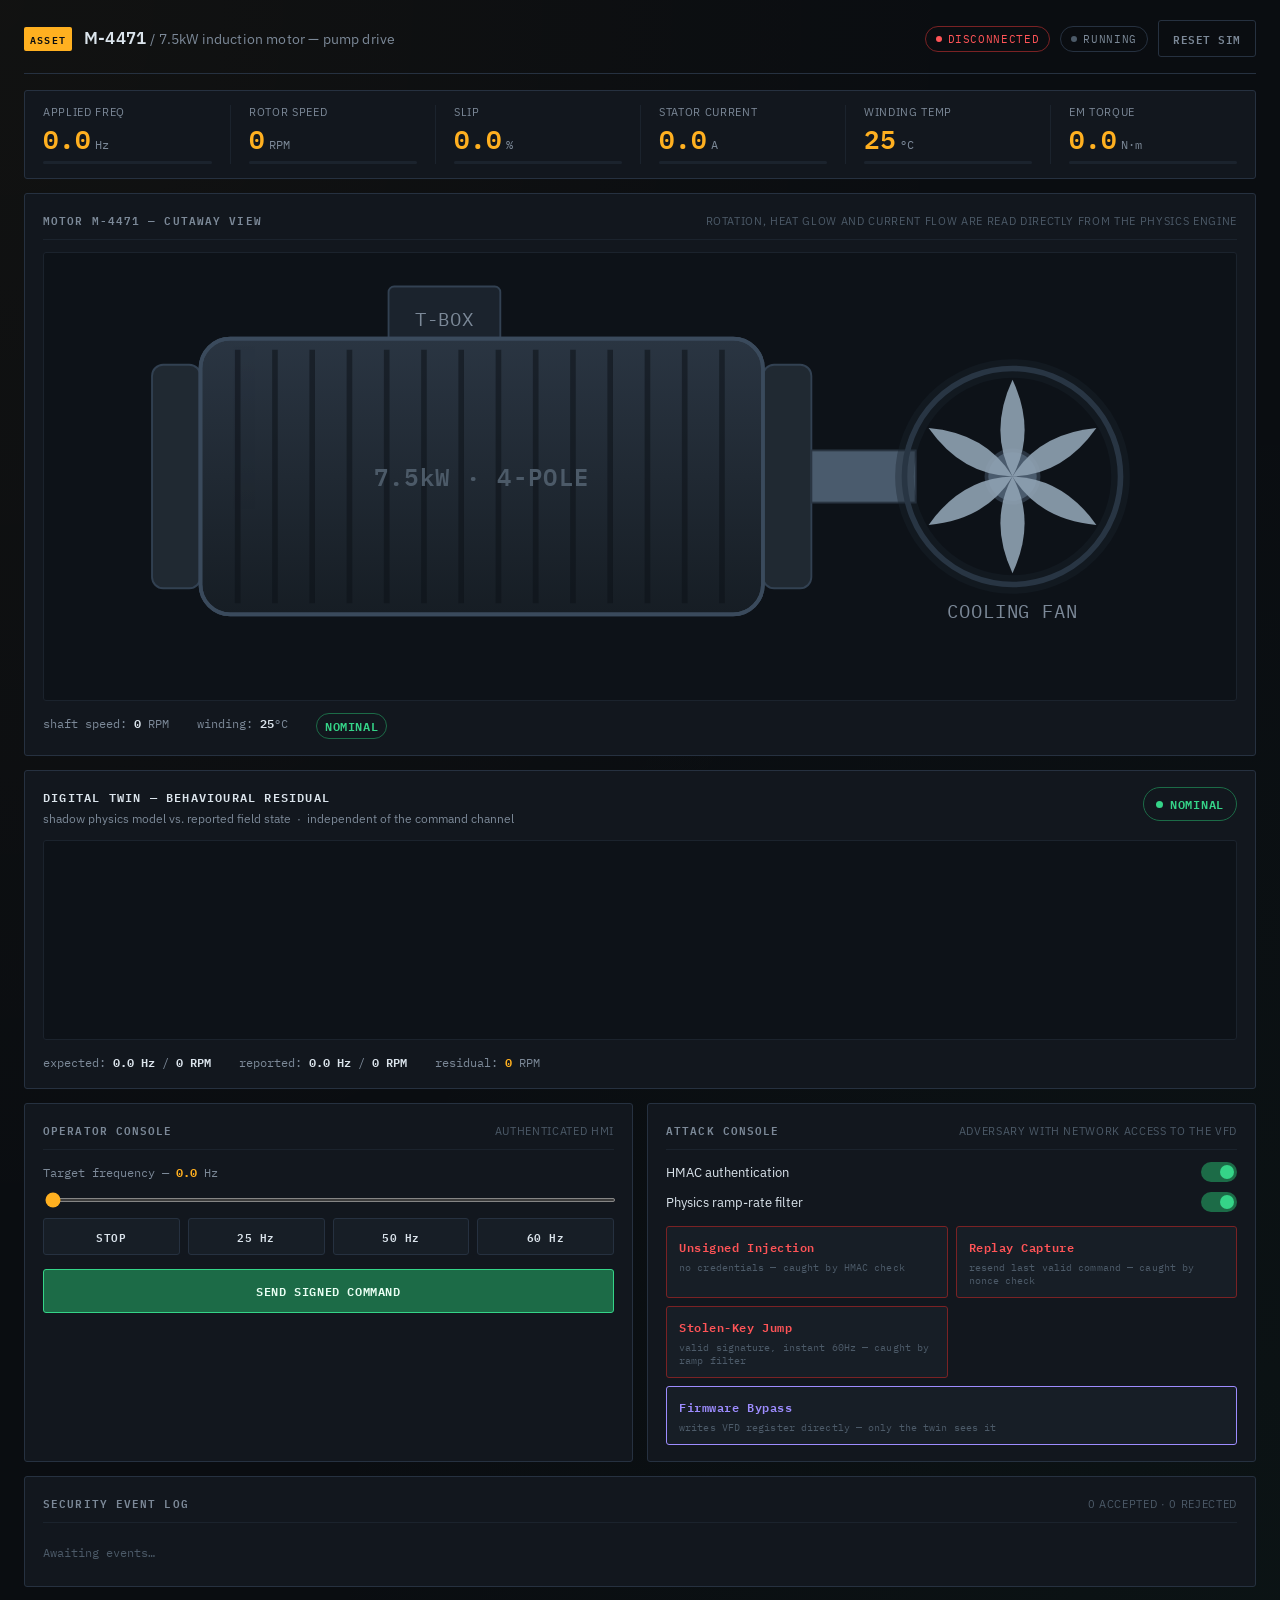
<file: index.html>
<!DOCTYPE html>
<html lang="en">
<head>
<meta charset="UTF-8">
<meta name="viewport" content="width=device-width, initial-scale=1.0">
<title>M-4471 // Induction Motor Digital Twin</title>
<link rel="preconnect" href="https://fonts.googleapis.com">
<link href="https://fonts.googleapis.com/css2?family=IBM+Plex+Mono:wght@400;500;600;700&family=IBM+Plex+Sans:wght@400;500;600;700&display=swap" rel="stylesheet">
<link rel="stylesheet" href="style.css">
</head>
<body>

<div class="app">

  <header class="topbar">
    <div class="topbar-id">
      <span class="tag">ASSET</span>
      <h1>M-4471 <span class="dim">/ 7.5kW induction motor &mdash; pump drive</span></h1>
    </div>
    <div class="topbar-status">
      <div class="status-chip" id="connChip"><span class="dot"></span><span id="connLabel">CONNECTING</span></div>
      <div class="status-chip" id="tripChip"><span class="dot"></span><span>RUNNING</span></div>
      <button class="btn btn-ghost" id="resetBtn">RESET SIM</button>
    </div>
  </header>

  <main class="grid">

    <!-- Telemetry stat row -->
    <section class="panel stats-row">
      <div class="stat">
        <div class="stat-label">Applied Freq</div>
        <div class="stat-value" id="statFreq">0.0<span class="unit">Hz</span></div>
        <div class="stat-bar"><div class="stat-bar-fill" id="barFreq" style="width:0%"></div></div>
      </div>
      <div class="stat">
        <div class="stat-label">Rotor Speed</div>
        <div class="stat-value" id="statRpm">0<span class="unit">RPM</span></div>
        <div class="stat-bar"><div class="stat-bar-fill" id="barRpm" style="width:0%"></div></div>
      </div>
      <div class="stat">
        <div class="stat-label">Slip</div>
        <div class="stat-value" id="statSlip">0.0<span class="unit">%</span></div>
        <div class="stat-bar"><div class="stat-bar-fill" id="barSlip" style="width:0%"></div></div>
      </div>
      <div class="stat">
        <div class="stat-label">Stator Current</div>
        <div class="stat-value" id="statCurrent">0.0<span class="unit">A</span></div>
        <div class="stat-bar"><div class="stat-bar-fill" id="barCurrent" style="width:0%"></div></div>
      </div>
      <div class="stat">
        <div class="stat-label">Winding Temp</div>
        <div class="stat-value" id="statTemp">25<span class="unit">&deg;C</span></div>
        <div class="stat-bar"><div class="stat-bar-fill" id="barTemp" style="width:0%"></div></div>
      </div>
      <div class="stat">
        <div class="stat-label">EM Torque</div>
        <div class="stat-value" id="statTorque">0.0<span class="unit">N&middot;m</span></div>
        <div class="stat-bar"><div class="stat-bar-fill" id="barTorque" style="width:0%"></div></div>
      </div>
    </section>

    <!-- Physical motor cutaway -- driven live by simulation state, not a canned loop -->
    <section class="panel motor-visual">
      <div class="panel-head">
        <span class="eyebrow">MOTOR M-4471 &mdash; CUTAWAY VIEW</span>
        <span class="dim-sm">rotation, heat glow and current flow are read directly from the physics engine</span>
      </div>
      <svg id="motorSvg" viewBox="0 0 640 240" xmlns="http://www.w3.org/2000/svg">
        <defs>
          <radialGradient id="heatGlow" cx="50%" cy="50%" r="60%">
            <stop offset="0%" stop-color="#ffb020" stop-opacity="0.55"/>
            <stop offset="100%" stop-color="#ffb020" stop-opacity="0"/>
          </radialGradient>
          <linearGradient id="bodyGrad" x1="0" y1="0" x2="0" y2="1">
            <stop offset="0%" stop-color="#2a3542"/>
            <stop offset="100%" stop-color="#161d24"/>
          </linearGradient>
          <path id="fanBlade" d="M 520,120 Q 507,96 520,68 Q 533,96 520,120 Z" fill="#8fa2b3" opacity="0.9"/>
        </defs>

        <!-- heat halo behind the housing -->
        <ellipse id="heatHalo" cx="230" cy="120" rx="170" ry="110" fill="url(#heatGlow)" opacity="0"/>

        <!-- terminal box + supply cable -->
        <rect x="185" y="18" width="60" height="34" rx="3" fill="#1b232d" stroke="#324152"/>
        <text x="215" y="39" text-anchor="middle" class="svg-label">T-BOX</text>
        <path d="M 215 52 L 215 70" stroke="#3a4a5c" stroke-width="6" fill="none" stroke-linecap="round"/>
        <g id="currentDots" stroke="#ffb020" stroke-width="6" stroke-linecap="round" fill="none" opacity="0">
          <path d="M 215 52 L 215 70" stroke-dasharray="2 10"/>
        </g>

        <!-- end bells -->
        <rect x="58" y="60" width="26" height="120" rx="6" fill="#202932" stroke="#324152"/>
        <rect x="386" y="60" width="26" height="120" rx="6" fill="#202932" stroke="#324152"/>

        <!-- stator housing with cooling fins -->
        <g id="statorBody">
          <rect x="84" y="46" width="302" height="148" rx="16" fill="url(#bodyGrad)" stroke="#3a4a5c" stroke-width="2"/>
          <g id="finGroup" stroke="#0d1218" stroke-width="3" opacity="0.55">
            <line x1="104" y1="52" x2="104" y2="188"/><line x1="124" y1="52" x2="124" y2="188"/>
            <line x1="144" y1="52" x2="144" y2="188"/><line x1="164" y1="52" x2="164" y2="188"/>
            <line x1="184" y1="52" x2="184" y2="188"/><line x1="204" y1="52" x2="204" y2="188"/>
            <line x1="224" y1="52" x2="224" y2="188"/><line x1="244" y1="52" x2="244" y2="188"/>
            <line x1="264" y1="52" x2="264" y2="188"/><line x1="284" y1="52" x2="284" y2="188"/>
            <line x1="304" y1="52" x2="304" y2="188"/><line x1="324" y1="52" x2="324" y2="188"/>
            <line x1="344" y1="52" x2="344" y2="188"/><line x1="364" y1="52" x2="364" y2="188"/>
          </g>
          <rect x="84" y="46" width="302" height="148" rx="16" fill="none" stroke="#3a4a5c" stroke-width="2"/>
          <text x="235" y="125" text-anchor="middle" class="svg-label-lg">7.5kW &middot; 4-POLE</text>
        </g>

        <!-- shaft -->
        <rect x="412" y="106" width="56" height="28" fill="#4a5b6d" stroke="#2a3542"/>

        <!-- fan guard (static) -->
        <circle cx="520" cy="120" r="58" fill="none" stroke="#324152" stroke-width="3"/>
        <circle cx="520" cy="120" r="58" fill="none" stroke="#1b232d" stroke-width="10" opacity="0.4"/>

        <!-- rotating fan (blade template lives in <defs> above) -->
        <g id="fanGroup">
          <circle cx="520" cy="120" r="14" fill="#4a5b6d" stroke="#2a3542" stroke-width="2"/>
          <use href="#fanBlade" transform="rotate(0 520 120)"/>
          <use href="#fanBlade" transform="rotate(60 520 120)"/>
          <use href="#fanBlade" transform="rotate(120 520 120)"/>
          <use href="#fanBlade" transform="rotate(180 520 120)"/>
          <use href="#fanBlade" transform="rotate(240 520 120)"/>
          <use href="#fanBlade" transform="rotate(300 520 120)"/>
        </g>

        <!-- alarm ring, only visible when tripped -->
        <rect id="alarmRing" x="80" y="42" width="330" height="156" rx="18" fill="none" stroke="#ff5457" stroke-width="3" opacity="0"/>

        <text x="520" y="196" text-anchor="middle" class="svg-label">COOLING FAN</text>
      </svg>
      <div class="motor-visual-foot">
        <span>shaft speed: <b id="visualRpmReadout">0</b> RPM</span>
        <span>winding: <b id="visualTempReadout">25</b>&deg;C</span>
        <span id="visualStateReadout" class="state-ok">NOMINAL</span>
      </div>
    </section>

    <!-- Hero: digital twin residual strip chart -->
    <section class="panel hero">
      <div class="hero-head">
        <div>
          <div class="hero-eyebrow">DIGITAL TWIN &mdash; BEHAVIOURAL RESIDUAL</div>
          <div class="hero-sub">shadow physics model vs. reported field state &nbsp;&middot;&nbsp; independent of the command channel</div>
        </div>
        <div class="twin-alarm" id="twinAlarm"><span class="dot"></span>NOMINAL</div>
      </div>
      <canvas id="residualScope" class="scope"></canvas>
      <div class="hero-foot">
        <span>expected: <b id="twinExpectedFreq">0.0 Hz</b> / <b id="twinExpectedRpm">0 RPM</b></span>
        <span>reported: <b id="fieldFreq">0.0 Hz</b> / <b id="fieldRpm">0 RPM</b></span>
        <span class="residual-readout">residual: <b id="residualRpm">0</b> RPM</span>
      </div>
    </section>

    <!-- Operator console -->
    <section class="panel console">
      <div class="panel-head">
        <span class="eyebrow">OPERATOR CONSOLE</span>
        <span class="dim-sm">authenticated HMI</span>
      </div>
      <div class="console-body">
        <label class="slider-label" for="freqSlider">Target frequency &mdash; <span id="freqSliderVal">0.0</span> Hz</label>
        <input type="range" id="freqSlider" min="0" max="60" step="0.5" value="0">
        <div class="preset-row">
          <button class="btn btn-op" data-freq="0">STOP</button>
          <button class="btn btn-op" data-freq="25">25 Hz</button>
          <button class="btn btn-op" data-freq="50">50 Hz</button>
          <button class="btn btn-op" data-freq="60">60 Hz</button>
        </div>
        <button class="btn btn-op-primary" id="sendCommandBtn">SEND SIGNED COMMAND</button>
      </div>
    </section>

    <!-- Security layer toggles + attack console -->
    <section class="panel console attack">
      <div class="panel-head">
        <span class="eyebrow">ATTACK CONSOLE</span>
        <span class="dim-sm">adversary with network access to the VFD</span>
      </div>

      <div class="security-toggles">
        <label class="switch-row">
          <span>HMAC authentication</span>
          <span class="switch"><input type="checkbox" id="toggleAuth" checked><span class="slider-pill"></span></span>
        </label>
        <label class="switch-row">
          <span>Physics ramp-rate filter</span>
          <span class="switch"><input type="checkbox" id="togglePhysics" checked><span class="slider-pill"></span></span>
        </label>
      </div>

      <div class="attack-grid">
        <button class="btn btn-atk" data-attack="unsigned">
          <span class="atk-name">Unsigned Injection</span>
          <span class="atk-desc">no credentials &mdash; caught by HMAC check</span>
        </button>
        <button class="btn btn-atk" data-attack="replay">
          <span class="atk-name">Replay Capture</span>
          <span class="atk-desc">resend last valid command &mdash; caught by nonce check</span>
        </button>
        <button class="btn btn-atk" data-attack="stolen_key_jump">
          <span class="atk-name">Stolen-Key Jump</span>
          <span class="atk-desc">valid signature, instant 60Hz &mdash; caught by ramp filter</span>
        </button>
        <button class="btn btn-atk btn-atk-severe" data-attack="firmware_bypass">
          <span class="atk-name">Firmware Bypass</span>
          <span class="atk-desc">writes VFD register directly &mdash; only the twin sees it</span>
        </button>
      </div>
    </section>

    <!-- Event log -->
    <section class="panel log">
      <div class="panel-head">
        <span class="eyebrow">SECURITY EVENT LOG</span>
        <span class="dim-sm"><span id="acceptedCount">0</span> accepted &middot; <span id="rejectedCount">0</span> rejected</span>
      </div>
      <div class="log-body" id="logBody">
        <div class="log-empty">Awaiting events&hellip;</div>
      </div>
    </section>

  </main>
</div>

<script src="app.js"></script>
</body>
</html>
</file>
<file: style.css>
/* ---- Motor cutaway visual --------------------------------------------- */
.motor-visual { grid-column: 1 / -1; }
#motorSvg { width: 100%; height: auto; display: block; background: var(--bg-input); border: 1px solid var(--line-soft); border-radius: var(--radius); }
.svg-label { font-family: var(--font-mono); font-size: 10px; fill: var(--text-dim); letter-spacing: 0.05em; }
.svg-label-lg { font-family: var(--font-mono); font-size: 13px; fill: var(--text-faint); letter-spacing: 0.06em; font-weight: 600; }
#alarmRing { transition: opacity 0.2s ease; }
.motor-visual-foot {
  display: flex; gap: 28px; margin-top: 12px;
  font-family: var(--font-mono); font-size: 12px; color: var(--text-dim);
}
.motor-visual-foot b { color: var(--text-primary); font-weight: 600; }
#visualStateReadout { font-weight: 600; letter-spacing: 0.05em; padding: 2px 8px; border-radius: 20px; border: 1px solid var(--line); }
#visualStateReadout.state-ok { color: var(--green); border-color: var(--green-dim); }
#visualStateReadout.state-warn { color: var(--amber); border-color: var(--amber-dim); }
#visualStateReadout.state-trip { color: var(--red); border-color: var(--red-dim); }

/* ---- Design tokens ------------------------------------------------- */
:root {
  --bg-void: #0a0d11;
  --bg-panel: #12171e;
  --bg-panel-raised: #171e26;
  --bg-input: #0d1218;
  --line: #263140;
  --line-soft: #1b232d;

  --text-primary: #dbe4ec;
  --text-dim: #7c8998;
  --text-faint: #4c5a68;

  --amber: #ffb020;
  --amber-dim: #8a6420;
  --green: #35d488;
  --green-dim: #1c6b47;
  --red: #ff5457;
  --red-dim: #7a2224;
  --violet: #9d8cff;

  --font-mono: 'IBM Plex Mono', 'SFMono-Regular', Menlo, monospace;
  --font-sans: 'IBM Plex Sans', -apple-system, sans-serif;

  --radius: 3px;
}

* { box-sizing: border-box; }

body {
  margin: 0;
  background: var(--bg-void);
  background-image:
    radial-gradient(ellipse at top left, rgba(255,176,32,0.03), transparent 55%),
    radial-gradient(ellipse at bottom right, rgba(53,212,136,0.03), transparent 55%);
  color: var(--text-primary);
  font-family: var(--font-sans);
  -webkit-font-smoothing: antialiased;
}

.dim { color: var(--text-dim); font-weight: 400; }
.dim-sm { color: var(--text-faint); font-size: 11px; text-transform: uppercase; letter-spacing: 0.06em; }

.app { max-width: 1360px; margin: 0 auto; padding: 20px 24px 40px; }

/* ---- Topbar ---------------------------------------------------------- */
.topbar {
  display: flex; align-items: center; justify-content: space-between;
  padding-bottom: 16px; margin-bottom: 16px;
  border-bottom: 1px solid var(--line);
}
.topbar-id { display: flex; align-items: baseline; gap: 12px; }
.tag {
  font-family: var(--font-mono); font-size: 10px; letter-spacing: 0.12em;
  color: var(--bg-void); background: var(--amber);
  padding: 3px 6px; border-radius: 2px; font-weight: 600;
}
.topbar-id h1 { font-size: 17px; font-weight: 600; margin: 0; letter-spacing: 0.01em; }
.topbar-id h1 .dim { font-weight: 400; font-size: 14px; }

.topbar-status { display: flex; align-items: center; gap: 10px; }
.status-chip {
  display: flex; align-items: center; gap: 6px;
  font-family: var(--font-mono); font-size: 11px; letter-spacing: 0.06em;
  padding: 5px 10px; border-radius: 20px; border: 1px solid var(--line);
  color: var(--text-dim);
}
.status-chip .dot { width: 6px; height: 6px; border-radius: 50%; background: var(--text-faint); }
#connChip.ok { color: var(--green); border-color: var(--green-dim); }
#connChip.ok .dot { background: var(--green); box-shadow: 0 0 6px var(--green); }
#connChip.bad { color: var(--red); border-color: var(--red-dim); }
#connChip.bad .dot { background: var(--red); }
#tripChip.tripped { color: var(--red); border-color: var(--red-dim); }
#tripChip.tripped .dot { background: var(--red); box-shadow: 0 0 6px var(--red); animation: pulse 1s infinite; }
#tripChip.running .dot { background: var(--green); }

.btn {
  font-family: var(--font-mono); font-size: 11px; letter-spacing: 0.05em;
  font-weight: 600; cursor: pointer; border-radius: var(--radius);
  border: 1px solid var(--line); background: var(--bg-panel-raised);
  color: var(--text-primary); padding: 8px 14px; transition: all 0.12s ease;
}
.btn:hover { border-color: var(--text-dim); }
.btn:active { transform: translateY(1px); }
.btn-ghost { background: transparent; color: var(--text-dim); }

/* ---- Grid layout ------------------------------------------------------ */
.grid {
  display: grid;
  grid-template-columns: 1fr 1fr;
  gap: 14px;
}
.panel {
  background: var(--bg-panel);
  border: 1px solid var(--line);
  border-radius: var(--radius);
  padding: 16px 18px;
}
.panel-head {
  display: flex; align-items: baseline; justify-content: space-between;
  margin-bottom: 12px; padding-bottom: 10px; border-bottom: 1px solid var(--line-soft);
}
.eyebrow {
  font-family: var(--font-mono); font-size: 11px; letter-spacing: 0.1em;
  color: var(--text-dim); font-weight: 600;
}

.stats-row { grid-column: 1 / -1; display: grid; grid-template-columns: repeat(6, 1fr); gap: 0; padding: 14px 0; }
.stats-row .stat { padding: 0 18px; border-left: 1px solid var(--line-soft); }
.stats-row .stat:first-child { border-left: none; }
.stat-label { font-size: 11px; color: var(--text-dim); text-transform: uppercase; letter-spacing: 0.06em; margin-bottom: 6px; }
.stat-value { font-family: var(--font-mono); font-size: 26px; font-weight: 600; color: var(--amber); line-height: 1; }
.stat-value .unit { font-size: 12px; color: var(--text-dim); margin-left: 4px; font-weight: 400; }
.stat-bar { height: 3px; background: var(--line-soft); margin-top: 10px; border-radius: 2px; overflow: hidden; }
.stat-bar-fill { height: 100%; background: var(--amber); transition: width 0.15s linear; }

/* ---- Hero: residual scope ---------------------------------------------- */
.hero { grid-column: 1 / -1; }
.hero-head { display: flex; align-items: flex-start; justify-content: space-between; margin-bottom: 14px; }
.hero-eyebrow { font-family: var(--font-mono); font-size: 12px; letter-spacing: 0.1em; color: var(--text-primary); font-weight: 600; }
.hero-sub { font-size: 12px; color: var(--text-dim); margin-top: 4px; }
.twin-alarm {
  display: flex; align-items: center; gap: 7px;
  font-family: var(--font-mono); font-size: 12px; font-weight: 600; letter-spacing: 0.06em;
  padding: 6px 12px; border-radius: 20px; border: 1px solid var(--green-dim); color: var(--green);
}
.twin-alarm .dot { width: 7px; height: 7px; border-radius: 50%; background: var(--green); }
.twin-alarm.alarm { color: var(--red); border-color: var(--red-dim); }
.twin-alarm.alarm .dot { background: var(--red); box-shadow: 0 0 8px var(--red); animation: pulse 0.6s infinite; }

.scope {
  width: 100%; height: 200px; display: block;
  background: var(--bg-input); border: 1px solid var(--line-soft); border-radius: var(--radius);
}
.hero-foot {
  display: flex; gap: 28px; margin-top: 12px;
  font-family: var(--font-mono); font-size: 12px; color: var(--text-dim);
}
.hero-foot b { color: var(--text-primary); font-weight: 600; }
.residual-readout b { color: var(--amber); }

/* ---- Consoles ------------------------------------------------------- */
.console-body { display: flex; flex-direction: column; gap: 14px; }
.slider-label { font-family: var(--font-mono); font-size: 12px; color: var(--text-dim); }
.slider-label span { color: var(--amber); font-weight: 600; }
input[type="range"] {
  width: 100%; accent-color: var(--amber); height: 4px; background: var(--line);
}
.preset-row { display: grid; grid-template-columns: repeat(4, 1fr); gap: 8px; }
.btn-op { background: var(--bg-panel-raised); border-color: var(--line); }
.btn-op:hover { border-color: var(--green-dim); color: var(--green); }
.btn-op-primary {
  background: var(--green-dim); border-color: var(--green); color: #eafff4;
  padding: 11px; font-size: 12px;
}
.btn-op-primary:hover { background: var(--green); color: #072116; }

.security-toggles { display: flex; flex-direction: column; gap: 10px; margin-bottom: 14px; }
.switch-row { display: flex; align-items: center; justify-content: space-between; font-size: 13px; }
.switch { position: relative; width: 36px; height: 20px; display: inline-block; }
.switch input { opacity: 0; width: 0; height: 0; }
.slider-pill {
  position: absolute; inset: 0; background: var(--line); border-radius: 20px; cursor: pointer; transition: 0.15s;
}
.slider-pill::before {
  content: ""; position: absolute; width: 14px; height: 14px; left: 3px; top: 3px;
  background: var(--text-dim); border-radius: 50%; transition: 0.15s;
}
.switch input:checked + .slider-pill { background: var(--green-dim); }
.switch input:checked + .slider-pill::before { transform: translateX(16px); background: var(--green); }

.attack-grid { display: grid; grid-template-columns: 1fr 1fr; gap: 8px; }
.btn-atk {
  display: flex; flex-direction: column; align-items: flex-start; gap: 4px;
  background: var(--bg-panel-raised); border-color: var(--red-dim); text-align: left; padding: 10px 12px;
}
.btn-atk:hover { border-color: var(--red); background: rgba(255,84,87,0.06); }
.atk-name { color: var(--red); font-size: 12px; }
.atk-desc { color: var(--text-faint); font-size: 10px; letter-spacing: 0.01em; font-weight: 400; text-transform: none; line-height: 1.3; }
.btn-atk-severe { border-color: var(--violet); grid-column: 1 / -1; }
.btn-atk-severe .atk-name { color: var(--violet); }
.btn-atk-severe:hover { border-color: var(--violet); background: rgba(157,140,255,0.08); }

/* ---- Log --------------------------------------------------------------- */
.log { grid-column: 1 / -1; }
.log-body {
  font-family: var(--font-mono); font-size: 12px; max-height: 220px; overflow-y: auto;
  display: flex; flex-direction: column-reverse; gap: 4px;
}
.log-empty { color: var(--text-faint); padding: 10px 0; }
.log-row {
  display: grid; grid-template-columns: 64px 78px 1fr 140px; gap: 10px;
  padding: 6px 8px; border-radius: 2px; align-items: center;
}
.log-row:nth-child(odd) { background: var(--bg-panel-raised); }
.log-time { color: var(--text-faint); }
.log-source { text-transform: uppercase; font-size: 10px; letter-spacing: 0.05em; }
.log-source.operator { color: var(--green); }
.log-source.attacker { color: var(--red); }
.log-detail { color: var(--text-dim); white-space: nowrap; overflow: hidden; text-overflow: ellipsis; }
.log-verdict { text-align: right; font-weight: 600; font-size: 11px; letter-spacing: 0.03em; }
.log-verdict.ACCEPTED { color: var(--green); }
.log-verdict.BYPASSED { color: var(--red); }
.log-verdict.OFF_CHANNEL { color: var(--violet); }
.log-verdict.REJECTED_AUTH, .log-verdict.REJECTED_PHYSICS { color: var(--amber); }

@keyframes pulse { 0%, 100% { opacity: 1; } 50% { opacity: 0.35; } }

@media (max-width: 900px) {
  .grid { grid-template-columns: 1fr; }
  .stats-row { grid-template-columns: repeat(3, 1fr); row-gap: 16px; }
  .stats-row .stat:nth-child(4) { border-left: none; }
  .attack-grid { grid-template-columns: 1fr; }
}
</file>
